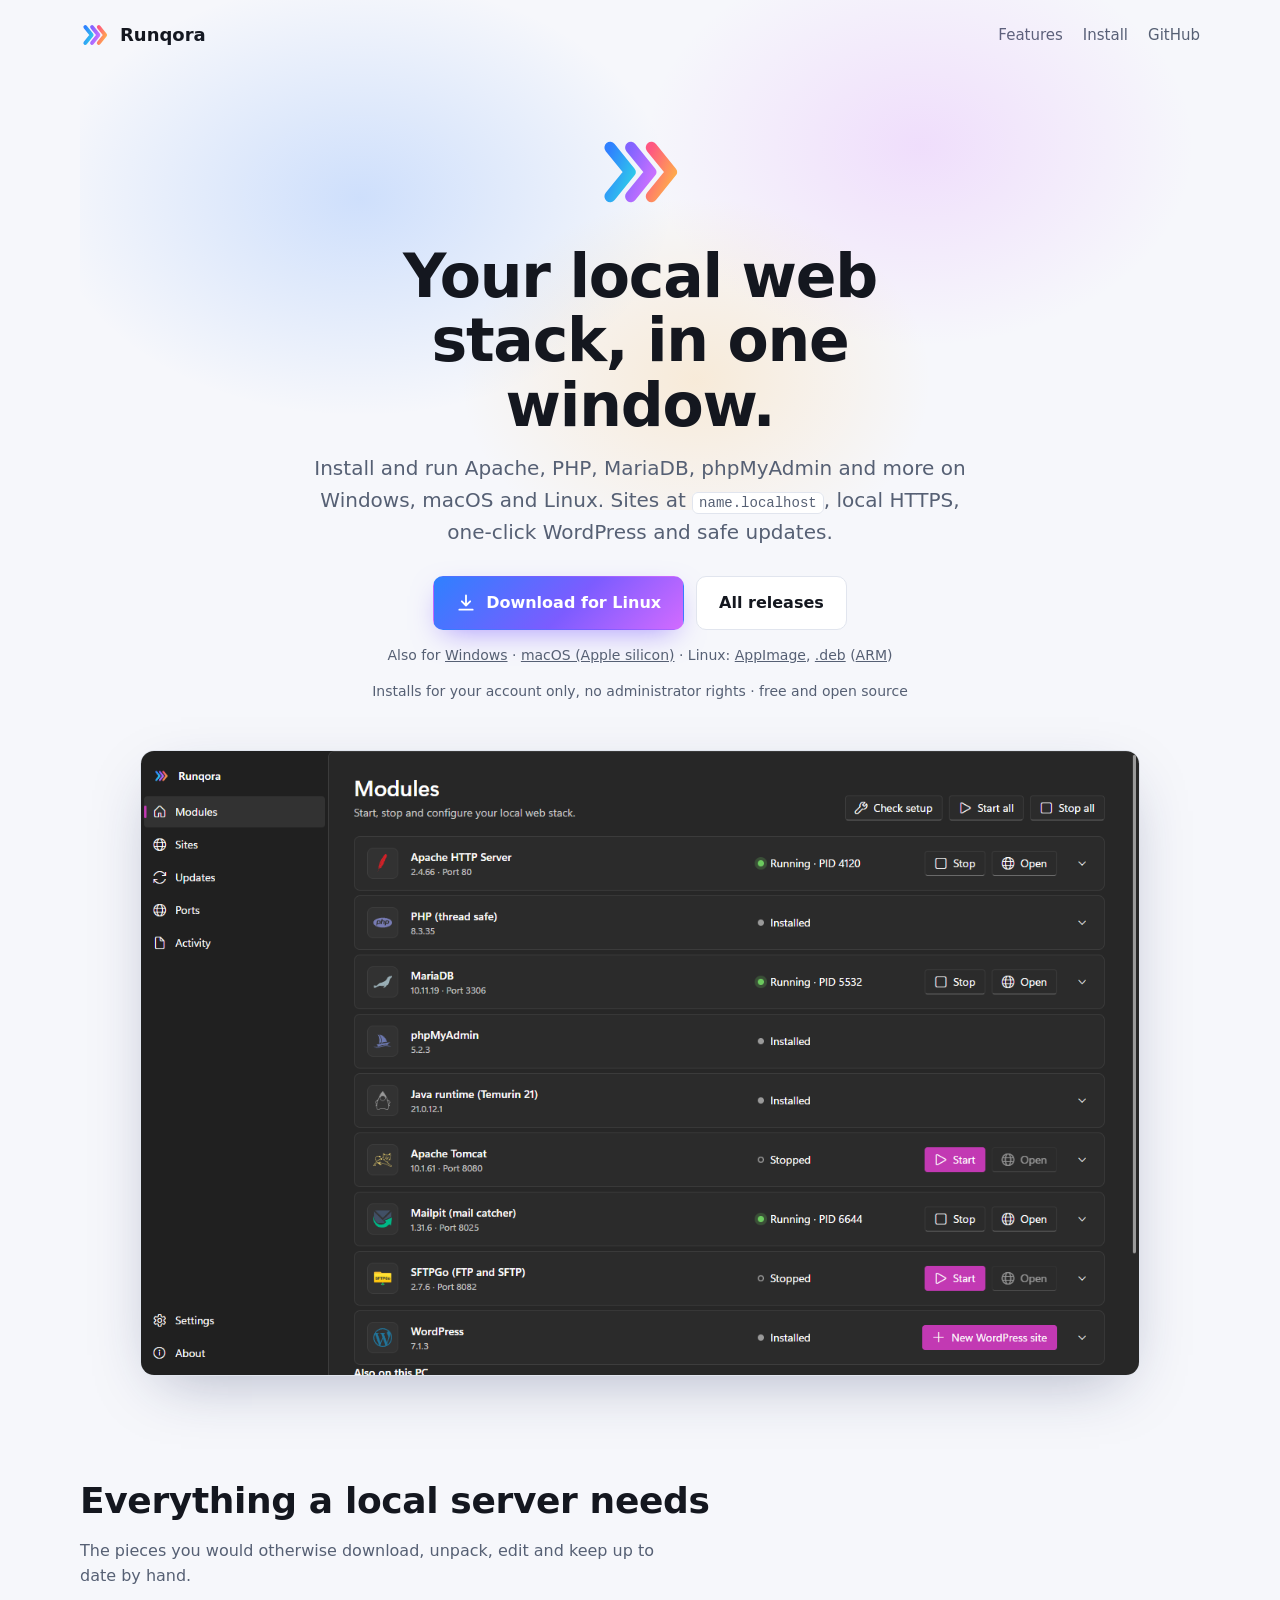
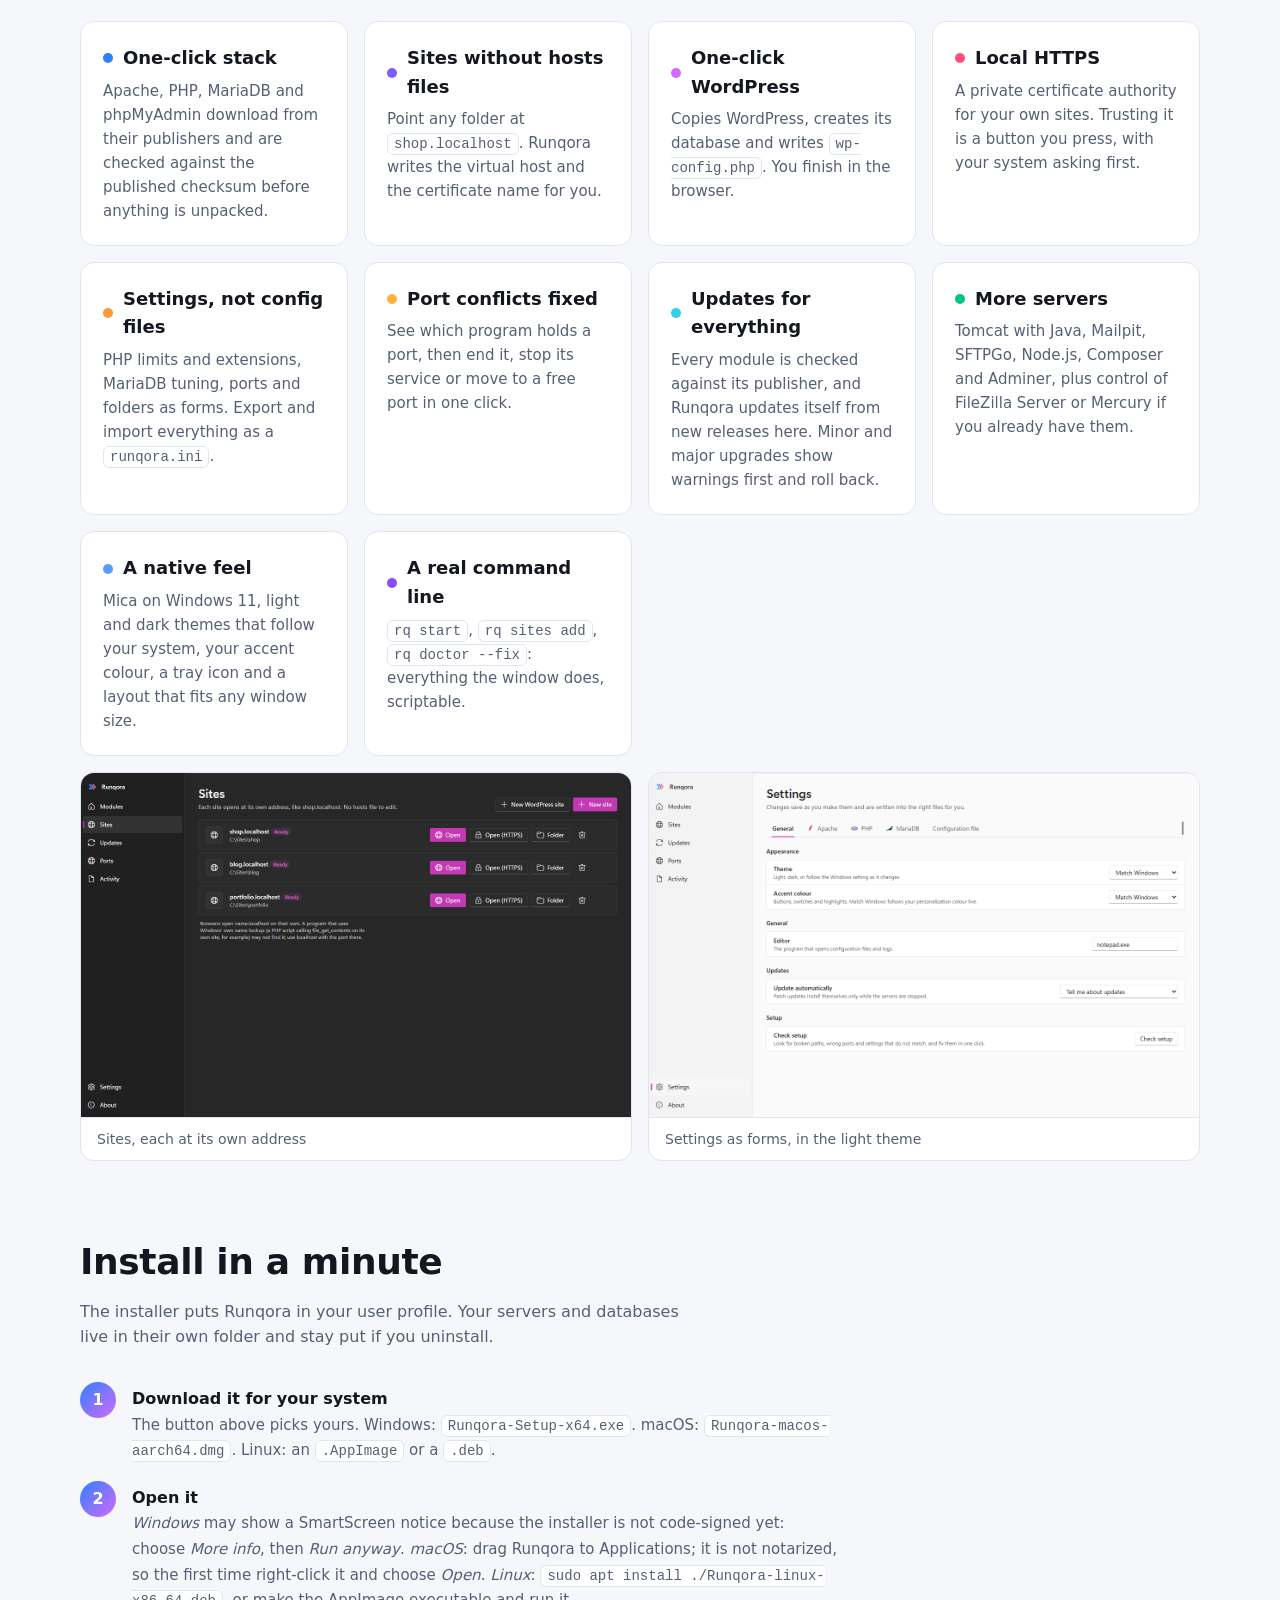
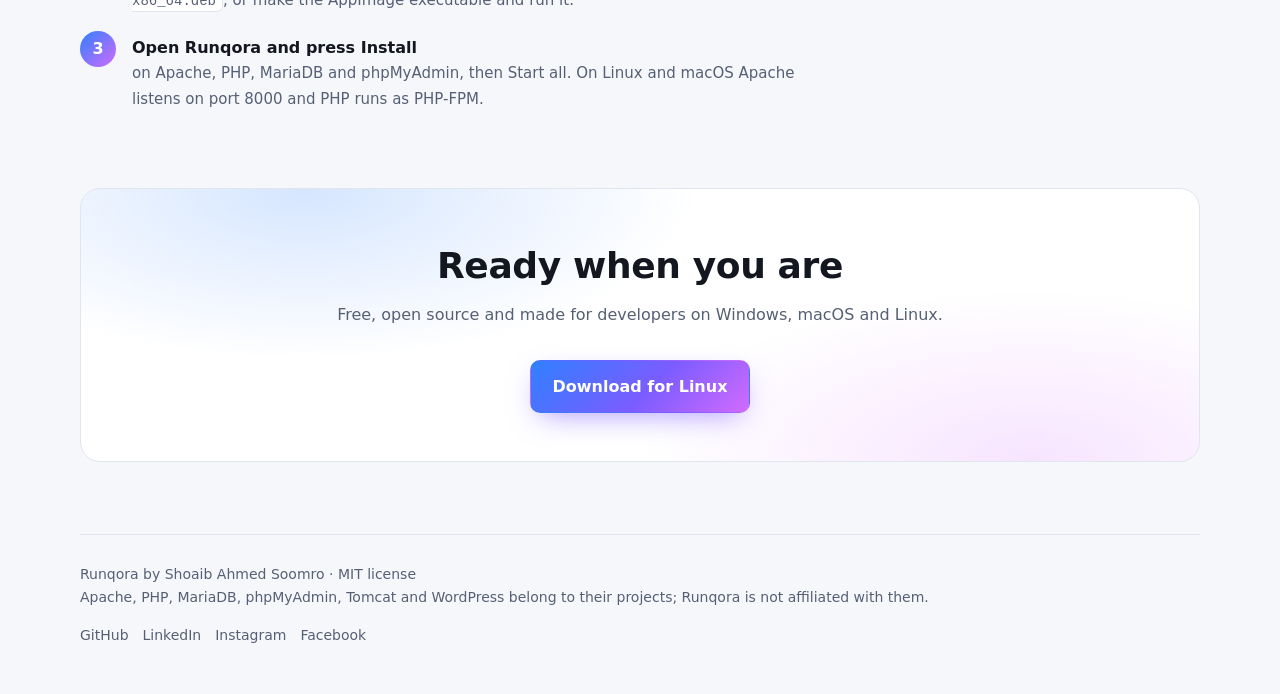
<file: docs/index.html>
<!doctype html>
<html lang="en">
<head>
<meta charset="utf-8">
<meta name="viewport" content="width=device-width, initial-scale=1">
<title>Runqora - local web stack for Windows, macOS and Linux</title>
<meta name="description" content="Install and run Apache, PHP, MariaDB, phpMyAdmin and more on Windows, macOS and Linux from one clean window. Sites, HTTPS, updates and a command line.">
<link rel="icon" href="img/logo.svg" type="image/svg+xml">
<meta property="og:title" content="Runqora">
<meta property="og:description" content="A local web stack for Windows, macOS and Linux: Apache, PHP, MariaDB and more in one clean window.">
<meta property="og:image" content="https://shoaibahmedsoomro.github.io/runqora/img/modules-dark.png">
<style>
:root {
  --bg: #f6f7fb; --surface: #ffffff; --text: #14171f; --muted: #566074; --border: #e1e5ee;
  --accent: #2563eb; --on-accent: #ffffff; --shadow: 0 20px 60px -20px rgb(30 40 90 / .35);
  --glow-a: #2f80ff33; --glow-b: #d26bff2e; --glow-c: #ffb13c2e;
}
@media (prefers-color-scheme: dark) {
  :root:not([data-theme="light"]) {
    --bg: #0f1117; --surface: #181b24; --text: #f2f4f9; --muted: #9aa4b8; --border: #2a2f3d;
    --accent: #5b9bff; --on-accent: #08111f; --shadow: 0 20px 60px -20px rgb(0 0 0 / .8);
    --glow-a: #2f80ff40; --glow-b: #d26bff33; --glow-c: #ffb13c26;
  }
}
:root[data-theme="dark"] {
  --bg: #0f1117; --surface: #181b24; --text: #f2f4f9; --muted: #9aa4b8; --border: #2a2f3d;
  --accent: #5b9bff; --on-accent: #08111f; --shadow: 0 20px 60px -20px rgb(0 0 0 / .8);
  --glow-a: #2f80ff40; --glow-b: #d26bff33; --glow-c: #ffb13c26;
}
* { box-sizing: border-box; margin: 0; }
html { scroll-behavior: smooth; }
body { font: 16px/1.6 "Segoe UI Variable", "Segoe UI", system-ui, -apple-system, sans-serif; background: var(--bg); color: var(--text); }
a { color: inherit; }
.wrap { width: min(1120px, 100% - 32px); margin-inline: auto; }
header.top { display: flex; align-items: center; justify-content: space-between; gap: 16px; padding: 20px 0; }
.brand { display: flex; align-items: center; gap: 10px; font-weight: 650; font-size: 18px; text-decoration: none; }
.brand img { width: 30px; height: 30px; }
nav.links { display: flex; align-items: center; gap: 20px; font-size: 15px; color: var(--muted); }
nav.links a { text-decoration: none; }
nav.links a:hover { color: var(--text); }
.hero { position: relative; text-align: center; padding: 56px 0 24px; isolation: isolate; }
.hero::before { content: ""; position: absolute; inset: -80px 0 auto; height: 520px; z-index: -1;
  background: radial-gradient(40% 60% at 25% 40%, var(--glow-a), transparent 70%), radial-gradient(35% 55% at 75% 30%, var(--glow-b), transparent 70%), radial-gradient(30% 50% at 55% 75%, var(--glow-c), transparent 70%); }
.hero img.mark { width: 92px; height: 92px; }
h1 { font-size: clamp(34px, 6vw, 60px); line-height: 1.08; letter-spacing: -.02em; margin: 18px auto 14px; max-width: 16ch; }
.lead { font-size: clamp(17px, 2.2vw, 20px); color: var(--muted); max-width: 54ch; margin: 0 auto 28px; }
.cta { display: flex; flex-wrap: wrap; gap: 12px; justify-content: center; }
.btn { display: inline-flex; align-items: center; gap: 10px; padding: 13px 22px; border-radius: 10px; font-weight: 600; text-decoration: none; border: 1px solid var(--border); background: var(--surface); }
.btn.primary { background: linear-gradient(135deg, #2f80ff, #7c5cff 55%, #d26bff); color: #fff; border-color: transparent; box-shadow: 0 10px 30px -10px #7c5cffaa; }
.btn:hover { transform: translateY(-1px); }
.btn:focus-visible, a:focus-visible { outline: 3px solid var(--accent); outline-offset: 3px; }
.fine { color: var(--muted); font-size: 14px; margin-top: 14px; }
.shot { margin: 48px auto 0; width: min(1000px, 100%); border-radius: 14px; border: 1px solid var(--border); box-shadow: var(--shadow); overflow: hidden; background: var(--surface); }
.shot img { display: block; width: 100%; height: auto; }
section { padding: 72px 0 0; }
h2 { font-size: clamp(26px, 4vw, 36px); letter-spacing: -.01em; margin-bottom: 8px; }
.sub { color: var(--muted); margin-bottom: 32px; max-width: 60ch; }
.grid { display: grid; grid-template-columns: repeat(auto-fit, minmax(260px, 1fr)); gap: 16px; }
.card { background: var(--surface); border: 1px solid var(--border); border-radius: 14px; padding: 22px; }
.card h3 { font-size: 18px; margin-bottom: 6px; display: flex; align-items: center; gap: 10px; }
.card h3 i { width: 10px; height: 10px; border-radius: 50%; flex: none; background: var(--c, var(--accent)); }
.card p { color: var(--muted); font-size: 15px; }
.pair { display: grid; grid-template-columns: repeat(auto-fit, minmax(300px, 1fr)); gap: 16px; margin-top: 16px; }
.pair figure { border: 1px solid var(--border); border-radius: 14px; overflow: hidden; background: var(--surface); }
.pair img { display: block; width: 100%; height: auto; }
.pair figcaption { padding: 10px 16px; font-size: 14px; color: var(--muted); border-top: 1px solid var(--border); }
ol.steps { list-style: none; padding: 0; display: grid; gap: 14px; counter-reset: s; max-width: 760px; }
ol.steps li { counter-increment: s; position: relative; padding: 4px 0 4px 52px; }
ol.steps li::before { content: counter(s); position: absolute; left: 0; top: 0; width: 36px; height: 36px; border-radius: 50%; display: grid; place-items: center; font-weight: 700; color: #fff; background: linear-gradient(135deg, #2f80ff, #d26bff); }
ol.steps b { display: block; }
ol.steps span { color: var(--muted); font-size: 15px; }
code { font: 14px/1.4 Consolas, "Cascadia Mono", monospace; background: var(--surface); border: 1px solid var(--border); padding: 2px 6px; border-radius: 6px; }
.cta-band { margin-top: 72px; text-align: center; padding: 48px 20px; border-radius: 20px; border: 1px solid var(--border); background: var(--surface); position: relative; overflow: hidden; isolation: isolate; }
.cta-band::before { content: ""; position: absolute; inset: 0; z-index: -1; background: radial-gradient(50% 90% at 20% 0%, var(--glow-a), transparent 70%), radial-gradient(50% 90% at 85% 100%, var(--glow-b), transparent 70%); }
footer { margin-top: 72px; padding: 28px 0 48px; border-top: 1px solid var(--border); display: flex; flex-wrap: wrap; gap: 16px 32px; justify-content: space-between; color: var(--muted); font-size: 14px; }
footer .social { display: flex; gap: 14px; flex-wrap: wrap; }
footer a { text-decoration: none; }
footer a:hover { color: var(--text); text-decoration: underline; }
@media (max-width: 560px) { nav.links a.hide-sm { display: none; } .btn { width: 100%; justify-content: center; } }
@media (prefers-reduced-motion: reduce) { html { scroll-behavior: auto; } .btn:hover { transform: none; } }
</style>
</head>
<body>
<div class="wrap">
  <header class="top">
    <a class="brand" href="#"><img src="img/logo.svg" alt="">Runqora</a>
    <nav class="links" aria-label="Main">
      <a class="hide-sm" href="#features">Features</a>
      <a class="hide-sm" href="#install">Install</a>
      <a href="https://github.com/ShoaibAhmedSoomro/runqora">GitHub</a>
    </nav>
  </header>

  <main>
    <div class="hero">
      <img class="mark" src="img/logo.svg" alt="Runqora logo">
      <h1>Your local web stack, in one window.</h1>
      <p class="lead">Install and run Apache, PHP, MariaDB, phpMyAdmin and more on Windows, macOS and Linux. Sites at <code>name.localhost</code>, local HTTPS, one-click WordPress and safe updates.</p>
      <div class="cta">
        <a class="btn primary" id="dl" href="https://github.com/ShoaibAhmedSoomro/runqora/releases/latest/download/Runqora-Setup-x64.exe">
          <svg width="20" height="20" viewBox="0 0 24 24" fill="none" stroke="currentColor" stroke-width="2.2" stroke-linecap="round" stroke-linejoin="round" aria-hidden="true"><path d="M12 3v12m0 0l-5-5m5 5l5-5M4 20h16"/></svg>
          <span id="dl-label">Download for Windows</span>
        </a>
        <a class="btn" href="https://github.com/ShoaibAhmedSoomro/runqora/releases">All releases</a>
      </div>
      <p class="fine" id="others">Also for <a href="https://github.com/ShoaibAhmedSoomro/runqora/releases/latest/download/Runqora-Setup-x64.exe">Windows</a> · <a href="https://github.com/ShoaibAhmedSoomro/runqora/releases/latest/download/Runqora-macos-aarch64.dmg">macOS (Apple silicon)</a> · Linux: <a href="https://github.com/ShoaibAhmedSoomro/runqora/releases/latest/download/Runqora-linux-x86_64.AppImage">AppImage</a>, <a href="https://github.com/ShoaibAhmedSoomro/runqora/releases/latest/download/Runqora-linux-x86_64.deb">.deb</a> (<a href="https://github.com/ShoaibAhmedSoomro/runqora/releases/latest/download/Runqora-linux-aarch64.AppImage">ARM</a>)</p>
      <p class="fine">Installs for your account only, no administrator rights · <span id="ver">free and open source</span></p>
      <div class="shot"><img src="img/modules-dark.png" alt="The Runqora modules page showing Apache, PHP, MariaDB and phpMyAdmin"></div>
    </div>

    <section id="features">
      <h2>Everything a local server needs</h2>
      <p class="sub">The pieces you would otherwise download, unpack, edit and keep up to date by hand.</p>
      <div class="grid">
        <div class="card" style="--c:#2f80ff"><h3><i></i>One-click stack</h3><p>Apache, PHP, MariaDB and phpMyAdmin download from their publishers and are checked against the published checksum before anything is unpacked.</p></div>
        <div class="card" style="--c:#7c5cff"><h3><i></i>Sites without hosts files</h3><p>Point any folder at <code>shop.localhost</code>. Runqora writes the virtual host and the certificate name for you.</p></div>
        <div class="card" style="--c:#d26bff"><h3><i></i>One-click WordPress</h3><p>Copies WordPress, creates its database and writes <code>wp-config.php</code>. You finish in the browser.</p></div>
        <div class="card" style="--c:#ff4f7b"><h3><i></i>Local HTTPS</h3><p>A private certificate authority for your own sites. Trusting it is a button you press, with your system asking first.</p></div>
        <div class="card" style="--c:#ff9a3c"><h3><i></i>Settings, not config files</h3><p>PHP limits and extensions, MariaDB tuning, ports and folders as forms. Export and import everything as a <code>runqora.ini</code>.</p></div>
        <div class="card" style="--c:#ffb13c"><h3><i></i>Port conflicts fixed</h3><p>See which program holds a port, then end it, stop its service or move to a free port in one click.</p></div>
        <div class="card" style="--c:#2fd0e8"><h3><i></i>Updates for everything</h3><p>Every module is checked against its publisher, and Runqora updates itself from new releases here. Minor and major upgrades show warnings first and roll back.</p></div>
        <div class="card" style="--c:#00c389"><h3><i></i>More servers</h3><p>Tomcat with Java, Mailpit, SFTPGo, Node.js, Composer and Adminer, plus control of FileZilla Server or Mercury if you already have them.</p></div>
        <div class="card" style="--c:#5b9bff"><h3><i></i>A native feel</h3><p>Mica on Windows 11, light and dark themes that follow your system, your accent colour, a tray icon and a layout that fits any window size.</p></div>
        <div class="card" style="--c:#8a4dff"><h3><i></i>A real command line</h3><p><code>rq start</code>, <code>rq sites add</code>, <code>rq doctor --fix</code>: everything the window does, scriptable.</p></div>
      </div>
      <div class="pair">
        <figure><img src="img/sites-dark.png" alt="Sites page" loading="lazy"><figcaption>Sites, each at its own address</figcaption></figure>
        <figure><img src="img/settings-light.png" alt="Settings page in the light theme" loading="lazy"><figcaption>Settings as forms, in the light theme</figcaption></figure>
      </div>
    </section>

    <section id="install">
      <h2>Install in a minute</h2>
      <p class="sub">The installer puts Runqora in your user profile. Your servers and databases live in their own folder and stay put if you uninstall.</p>
      <ol class="steps">
        <li><b>Download it for your system</b><span>The button above picks yours. Windows: <code>Runqora-Setup-x64.exe</code>. macOS: <code>Runqora-macos-aarch64.dmg</code>. Linux: an <code>.AppImage</code> or a <code>.deb</code>.</span></li>
        <li><b>Open it</b><span><i>Windows</i> may show a SmartScreen notice because the installer is not code-signed yet: choose <i>More info</i>, then <i>Run anyway</i>. <i>macOS</i>: drag Runqora to Applications; it is not notarized, so the first time right-click it and choose <i>Open</i>. <i>Linux</i>: <code>sudo apt install ./Runqora-linux-x86_64.deb</code>, or make the AppImage executable and run it.</span></li>
        <li><b>Open Runqora and press Install</b><span>on Apache, PHP, MariaDB and phpMyAdmin, then Start all. On Linux and macOS Apache listens on port 8000 and PHP runs as PHP-FPM.</span></li>
      </ol>
    </section>

    <div class="cta-band">
      <h2>Ready when you are</h2>
      <p class="sub" style="margin-inline:auto">Free, open source and made for developers on Windows, macOS and Linux.</p>
      <a class="btn primary" id="dl2" href="https://github.com/ShoaibAhmedSoomro/runqora/releases/latest/download/Runqora-Setup-x64.exe">Download for Windows</a>
    </div>
  </main>

  <footer>
    <div>Runqora by <a href="https://github.com/ShoaibAhmedSoomro">Shoaib Ahmed Soomro</a> · <a href="https://github.com/ShoaibAhmedSoomro/runqora/blob/main/LICENSE">MIT license</a><br>Apache, PHP, MariaDB, phpMyAdmin, Tomcat and WordPress belong to their projects; Runqora is not affiliated with them.</div>
    <div class="social">
      <a href="https://github.com/ShoaibAhmedSoomro">GitHub</a>
      <a href="https://www.linkedin.com/in/shoaibaofficial/">LinkedIn</a>
      <a href="https://www.instagram.com/shoaib_ahmedsoomro">Instagram</a>
      <a href="https://www.facebook.com/shoaibahmedsoomroofficial/">Facebook</a>
    </div>
  </footer>
</div>
<script>
// the main button follows the visitor's system; every other download is linked under it
(function () {
  var ua = navigator.userAgent, p = (navigator.userAgentData && navigator.userAgentData.platform) || navigator.platform || "";
  var base = "https://github.com/ShoaibAhmedSoomro/runqora/releases/latest/download/", pick = null;
  if (/Mac/i.test(p) || /Mac OS X/.test(ua)) pick = ["macOS", "Runqora-macos-aarch64.dmg"];
  else if (/Linux/i.test(p) && !/Android/.test(ua)) pick = ["Linux", /aarch64|arm/i.test(ua) ? "Runqora-linux-aarch64.AppImage" : "Runqora-linux-x86_64.AppImage"];
  if (!pick) return;
  var a = document.getElementById("dl"), b = document.getElementById("dl2");
  a.href = base + pick[1];
  document.getElementById("dl-label").textContent = "Download for " + pick[0];
  if (b) { b.href = base + pick[1]; b.textContent = "Download for " + pick[0]; }
})();

// show the newest version number from GitHub; the page works without it
fetch("https://api.github.com/repos/ShoaibAhmedSoomro/runqora/releases/latest").then((r) => (r.ok ? r.json() : null)).then((d) => {
  if (d && d.tag_name) document.getElementById("ver").textContent = "version " + d.tag_name.replace(/^v/, "");
}).catch(() => {});
</script>
</body>
</html>
</file>
